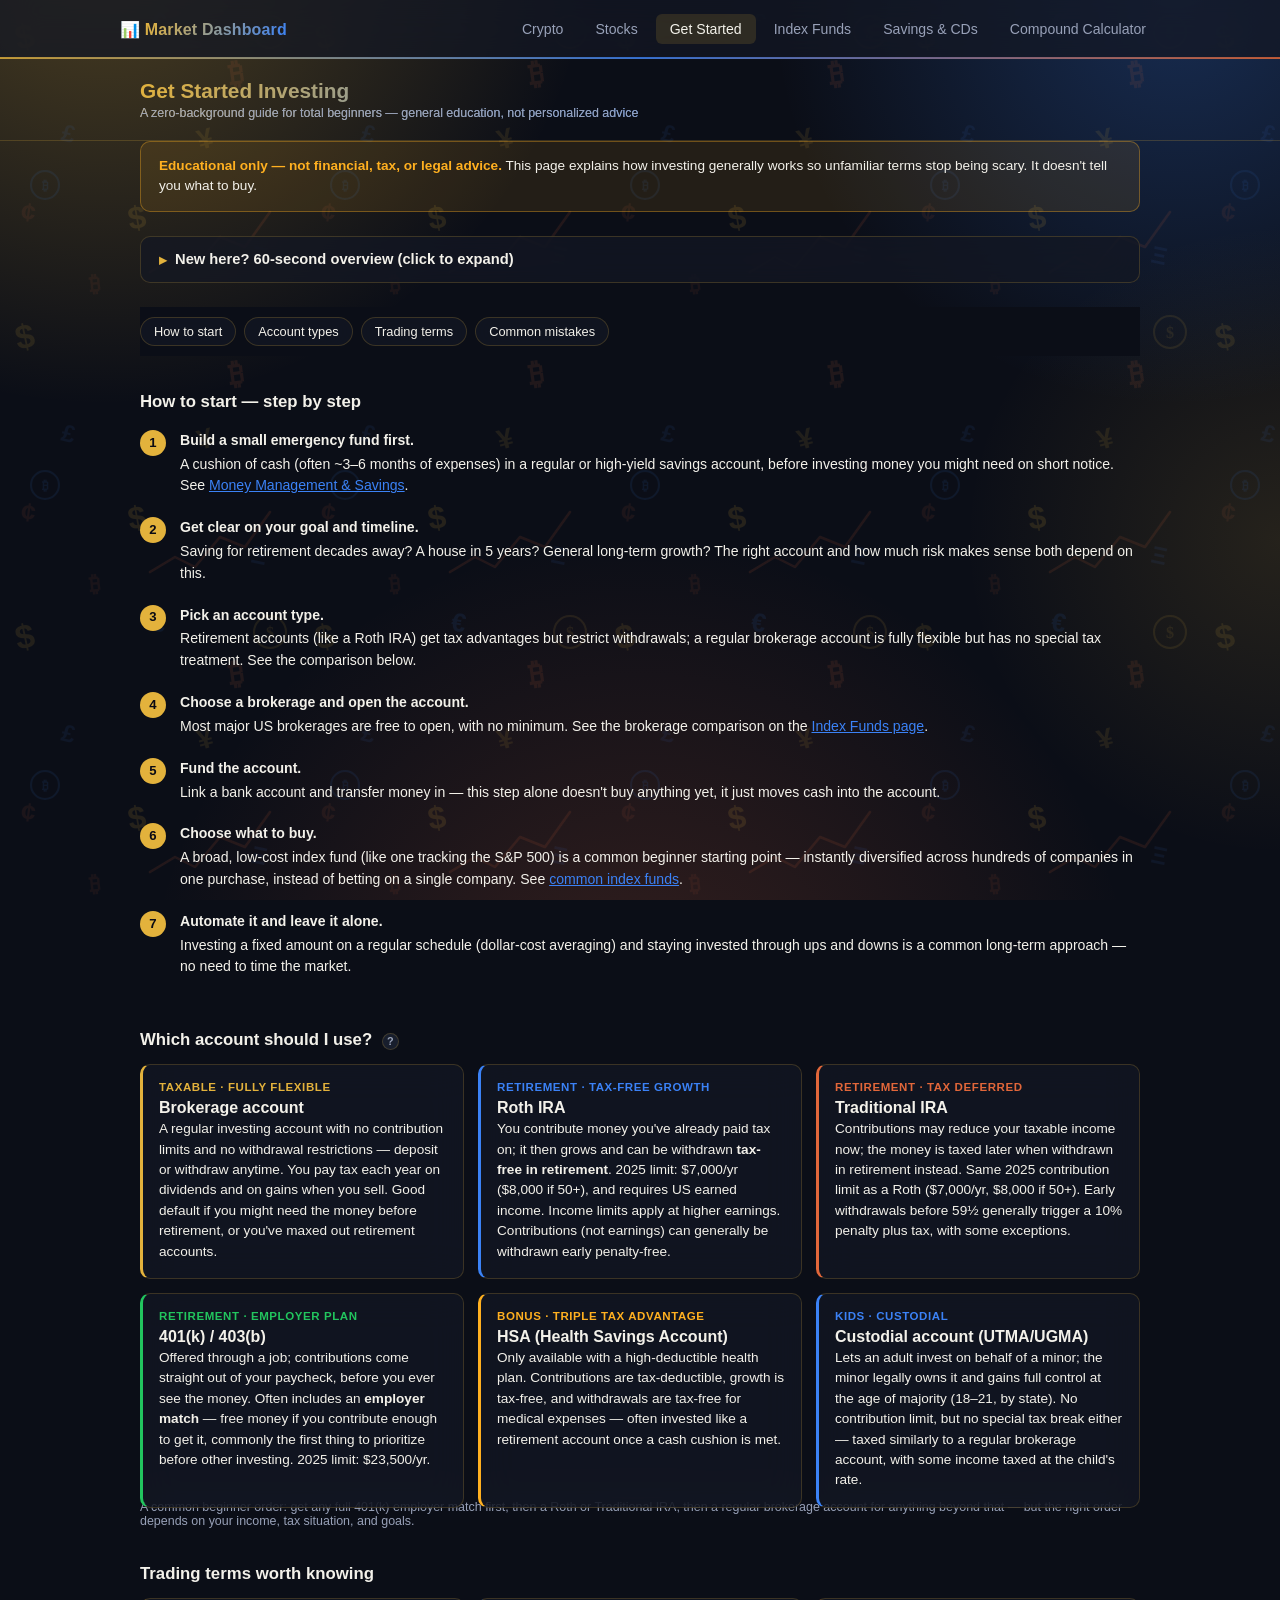
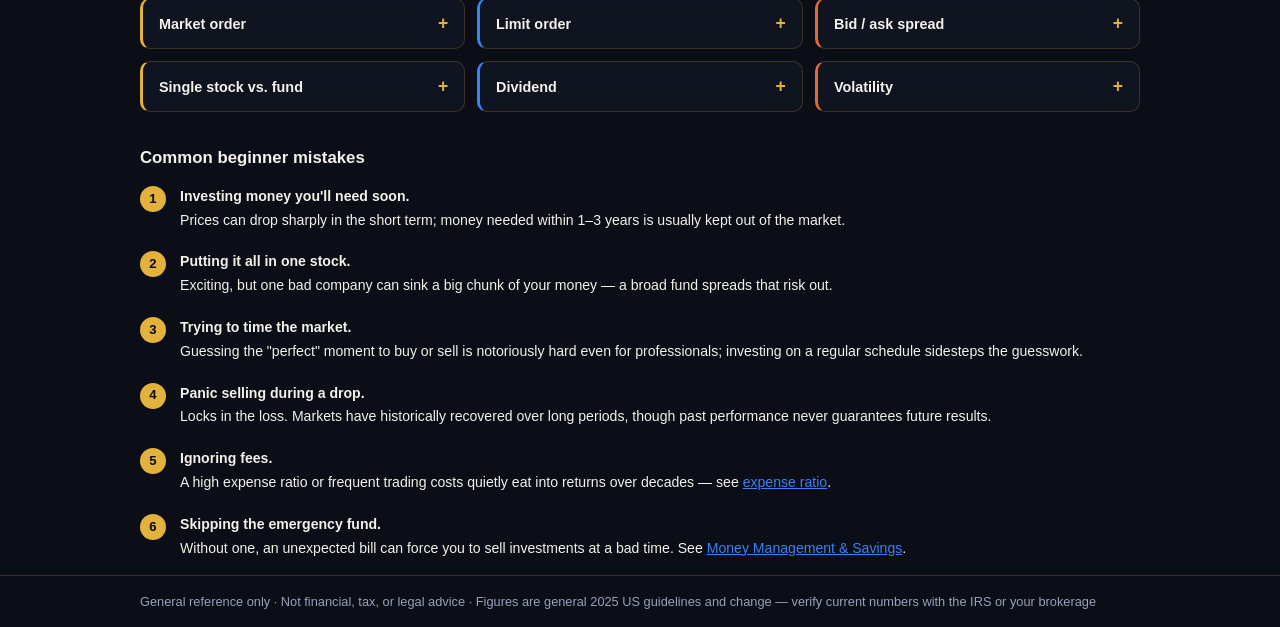
<file: learn.html>
<!DOCTYPE html>
<html lang="en">
<head>
  <meta charset="UTF-8" />
  <meta name="viewport" content="width=device-width, initial-scale=1.0" />
  <title>Get Started Investing — Beginner Guide</title>
  <link rel="stylesheet" href="style.css" />
</head>
<body>
  <nav class="topnav">
    <div class="container topnav-row">
      <div class="brand">📊 <span class="brand-text">Market Dashboard</span></div>
      <div class="nav-links">
        <a href="index.html" class="nav-link">Crypto</a>
        <a href="stocks.html" class="nav-link">Stocks</a>
        <a href="learn.html" class="nav-link active">Get Started</a>
        <a href="funds.html" class="nav-link">Index Funds</a>
        <a href="savings.html" class="nav-link">Savings &amp; CDs</a>
        <a href="compound.html" class="nav-link">Compound Calculator</a>
      </div>
    </div>
  </nav>

  <header>
    <div class="container header-row">
      <h1>
        Get Started Investing
        <span class="subtitle">A zero-background guide for total beginners — general education, not personalized advice</span>
      </h1>
    </div>
  </header>

  <main class="container">
    <div class="banner">
      <strong>Educational only — not financial, tax, or legal advice.</strong> This page explains how investing
      generally works so unfamiliar terms stop being scary. It doesn't tell you what to buy.
    </div>

    <details class="beginner-box">
      <summary>New here? 60-second overview (click to expand)</summary>
      <div class="beginner-body">
        <p><strong>Investing</strong> means putting money into something (like a stock or fund) hoping it grows
        in value over years — different from a <strong>savings account</strong>, which is for money you might
        need soon (see <a href="savings.html">Money Management &amp; Savings</a>).</p>
        <p>You can't just "buy a stock" out of thin air — you first open an <strong>account</strong> at a
        <strong>brokerage</strong> (a company that connects you to the stock market), put money into it, then
        use that money to buy. This page walks through that process and the account types you'll run into.</p>
      </div>
    </details>

    <nav class="jump-nav">
      <a href="#steps">How to start</a>
      <a href="#accounts">Account types</a>
      <a href="#terms">Trading terms</a>
      <a href="#mistakes">Common mistakes</a>
    </nav>

    <h2 class="section-title" id="steps">How to start — step by step</h2>
    <ol class="steps-list">
      <li><strong>Build a small emergency fund first.</strong> A cushion of cash (often ~3–6 months of
      expenses) in a regular or high-yield savings account, before investing money you might need on short
      notice. See <a href="savings.html">Money Management &amp; Savings</a>.</li>
      <li><strong>Get clear on your goal and timeline.</strong> Saving for retirement decades away? A house in
      5 years? General long-term growth? The right account and how much risk makes sense both depend on this.</li>
      <li><strong>Pick an account type.</strong> Retirement accounts (like a Roth IRA) get tax advantages but
      restrict withdrawals; a regular brokerage account is fully flexible but has no special tax treatment.
      See the comparison below.</li>
      <li><strong>Choose a brokerage and open the account.</strong> Most major US brokerages are free to open,
      with no minimum. See the brokerage comparison on the <a href="funds.html#brokers">Index Funds page</a>.</li>
      <li><strong>Fund the account.</strong> Link a bank account and transfer money in — this step alone
      doesn't buy anything yet, it just moves cash into the account.</li>
      <li><strong>Choose what to buy.</strong> A broad, low-cost index fund (like one tracking the S&amp;P 500)
      is a common beginner starting point — instantly diversified across hundreds of companies in one purchase,
      instead of betting on a single company. See <a href="funds.html#funds">common index funds</a>.</li>
      <li><strong>Automate it and leave it alone.</strong> Investing a fixed amount on a regular schedule
      (dollar-cost averaging) and staying invested through ups and downs is a common long-term approach — no
      need to time the market.</li>
    </ol>

    <h2 class="section-title" id="accounts">
      Which account should I use?
      <span class="help-wrap">
        <button class="help-btn" type="button" aria-expanded="false" aria-controls="help-accounts" aria-label="Why does the account type matter?">?</button>
        <span class="help-popover" id="help-accounts" role="tooltip" hidden>
          The account is just the "container" your investments sit in — it determines the tax rules, not what
          you're allowed to buy. Figures below are general 2025 US guidelines; confirm current numbers with
          the IRS or your brokerage, and check eligibility for your situation (see the
          <a href="funds.html#visa">visa &amp; tax section</a> if you're on a visa).
        </span>
      </span>
    </h2>
    <div class="fund-grid">
      <div class="fund-card">
        <div class="fund-category">Taxable · Fully Flexible</div>
        <h3>Brokerage account</h3>
        <p>A regular investing account with no contribution limits and no withdrawal restrictions — deposit or
        withdraw anytime. You pay tax each year on dividends and on gains when you sell. Good default if you
        might need the money before retirement, or you've maxed out retirement accounts.</p>
      </div>

      <div class="fund-card">
        <div class="fund-category">Retirement · Tax-Free Growth</div>
        <h3>Roth IRA</h3>
        <p>You contribute money you've already paid tax on; it then grows and can be withdrawn <strong>tax-free
        in retirement</strong>. 2025 limit: $7,000/yr ($8,000 if 50+), and requires US earned income. Income
        limits apply at higher earnings. Contributions (not earnings) can generally be withdrawn early
        penalty-free.</p>
      </div>

      <div class="fund-card">
        <div class="fund-category">Retirement · Tax Deferred</div>
        <h3>Traditional IRA</h3>
        <p>Contributions may reduce your taxable income now; the money is taxed later when withdrawn in
        retirement instead. Same 2025 contribution limit as a Roth ($7,000/yr, $8,000 if 50+). Early
        withdrawals before 59½ generally trigger a 10% penalty plus tax, with some exceptions.</p>
      </div>

      <div class="fund-card">
        <div class="fund-category">Retirement · Employer Plan</div>
        <h3>401(k) / 403(b)</h3>
        <p>Offered through a job; contributions come straight out of your paycheck, before you ever see the
        money. Often includes an <strong>employer match</strong> — free money if you contribute enough to get
        it, commonly the first thing to prioritize before other investing. 2025 limit: $23,500/yr.</p>
      </div>

      <div class="fund-card">
        <div class="fund-category">Bonus · Triple Tax Advantage</div>
        <h3>HSA (Health Savings Account)</h3>
        <p>Only available with a high-deductible health plan. Contributions are tax-deductible, growth is
        tax-free, and withdrawals are tax-free for medical expenses — often invested like a retirement account
        once a cash cushion is met.</p>
      </div>

      <div class="fund-card">
        <div class="fund-category">Kids · Custodial</div>
        <h3>Custodial account (UTMA/UGMA)</h3>
        <p>Lets an adult invest on behalf of a minor; the minor legally owns it and gains full control at the
        age of majority (18–21, by state). No contribution limit, but no special tax break either — taxed
        similarly to a regular brokerage account, with some income taxed at the child's rate.</p>
      </div>
    </div>
    <p class="watchlist-hint">
      A common beginner order: get any full 401(k) employer match first, then a Roth or Traditional IRA, then a
      regular brokerage account for anything beyond that — but the right order depends on your income, tax
      situation, and goals.
    </p>

    <h2 class="section-title" id="terms">Trading terms worth knowing</h2>
    <div class="glossary-grid">
      <details class="glossary-card">
        <summary>Market order</summary>
        <div class="glossary-body">
          <p>"Buy/sell right now, at whatever the current price is." Fills almost instantly but you don't
          control the exact price you get.</p>
        </div>
      </details>

      <details class="glossary-card">
        <summary>Limit order</summary>
        <div class="glossary-body">
          <p>"Only buy/sell at this price or better." You control the price, but the order might not fill at
          all if the market never reaches it.</p>
        </div>
      </details>

      <details class="glossary-card">
        <summary>Bid / ask spread</summary>
        <div class="glossary-body">
          <p>The <strong>bid</strong> is the highest price a buyer will pay right now; the <strong>ask</strong>
          is the lowest price a seller will accept. The small gap between them is the spread.</p>
        </div>
      </details>

      <details class="glossary-card">
        <summary>Single stock vs. fund</summary>
        <div class="glossary-body">
          <p>A single stock (e.g. one company) can swing wildly and even go to zero. A mutual fund or ETF
          (e.g. <code>VOO</code>) holds many companies at once, spreading out that risk. See
          <a href="funds.html#funds">fund types</a>.</p>
        </div>
      </details>

      <details class="glossary-card">
        <summary>Dividend</summary>
        <div class="glossary-body">
          <p>A cash payment some companies/funds make to shareholders, usually quarterly, as a share of
          profits. Not guaranteed and can be reduced or stopped.</p>
        </div>
      </details>

      <details class="glossary-card">
        <summary>Volatility</summary>
        <div class="glossary-body">
          <p>How much a price swings up and down. Higher volatility means bigger, faster moves in both
          directions — more potential gain, more potential loss.</p>
        </div>
      </details>
    </div>

    <h2 class="section-title" id="mistakes">Common beginner mistakes</h2>
    <ol class="steps-list">
      <li><strong>Investing money you'll need soon.</strong> Prices can drop sharply in the short term; money
      needed within 1–3 years is usually kept out of the market.</li>
      <li><strong>Putting it all in one stock.</strong> Exciting, but one bad company can sink a big chunk of
      your money — a broad fund spreads that risk out.</li>
      <li><strong>Trying to time the market.</strong> Guessing the "perfect" moment to buy or sell is
      notoriously hard even for professionals; investing on a regular schedule sidesteps the guesswork.</li>
      <li><strong>Panic selling during a drop.</strong> Locks in the loss. Markets have historically recovered
      over long periods, though past performance never guarantees future results.</li>
      <li><strong>Ignoring fees.</strong> A high expense ratio or frequent trading costs quietly eat into
      returns over decades — see <a href="funds.html#glossary">expense ratio</a>.</li>
      <li><strong>Skipping the emergency fund.</strong> Without one, an unexpected bill can force you to sell
      investments at a bad time. See <a href="savings.html">Money Management &amp; Savings</a>.</li>
    </ol>
  </main>

  <footer>
    <div class="container">General reference only · Not financial, tax, or legal advice · Figures are general 2025 US guidelines and change — verify current numbers with the IRS or your brokerage</div>
  </footer>

  <script src="help.js"></script>
</body>
</html>
</file>
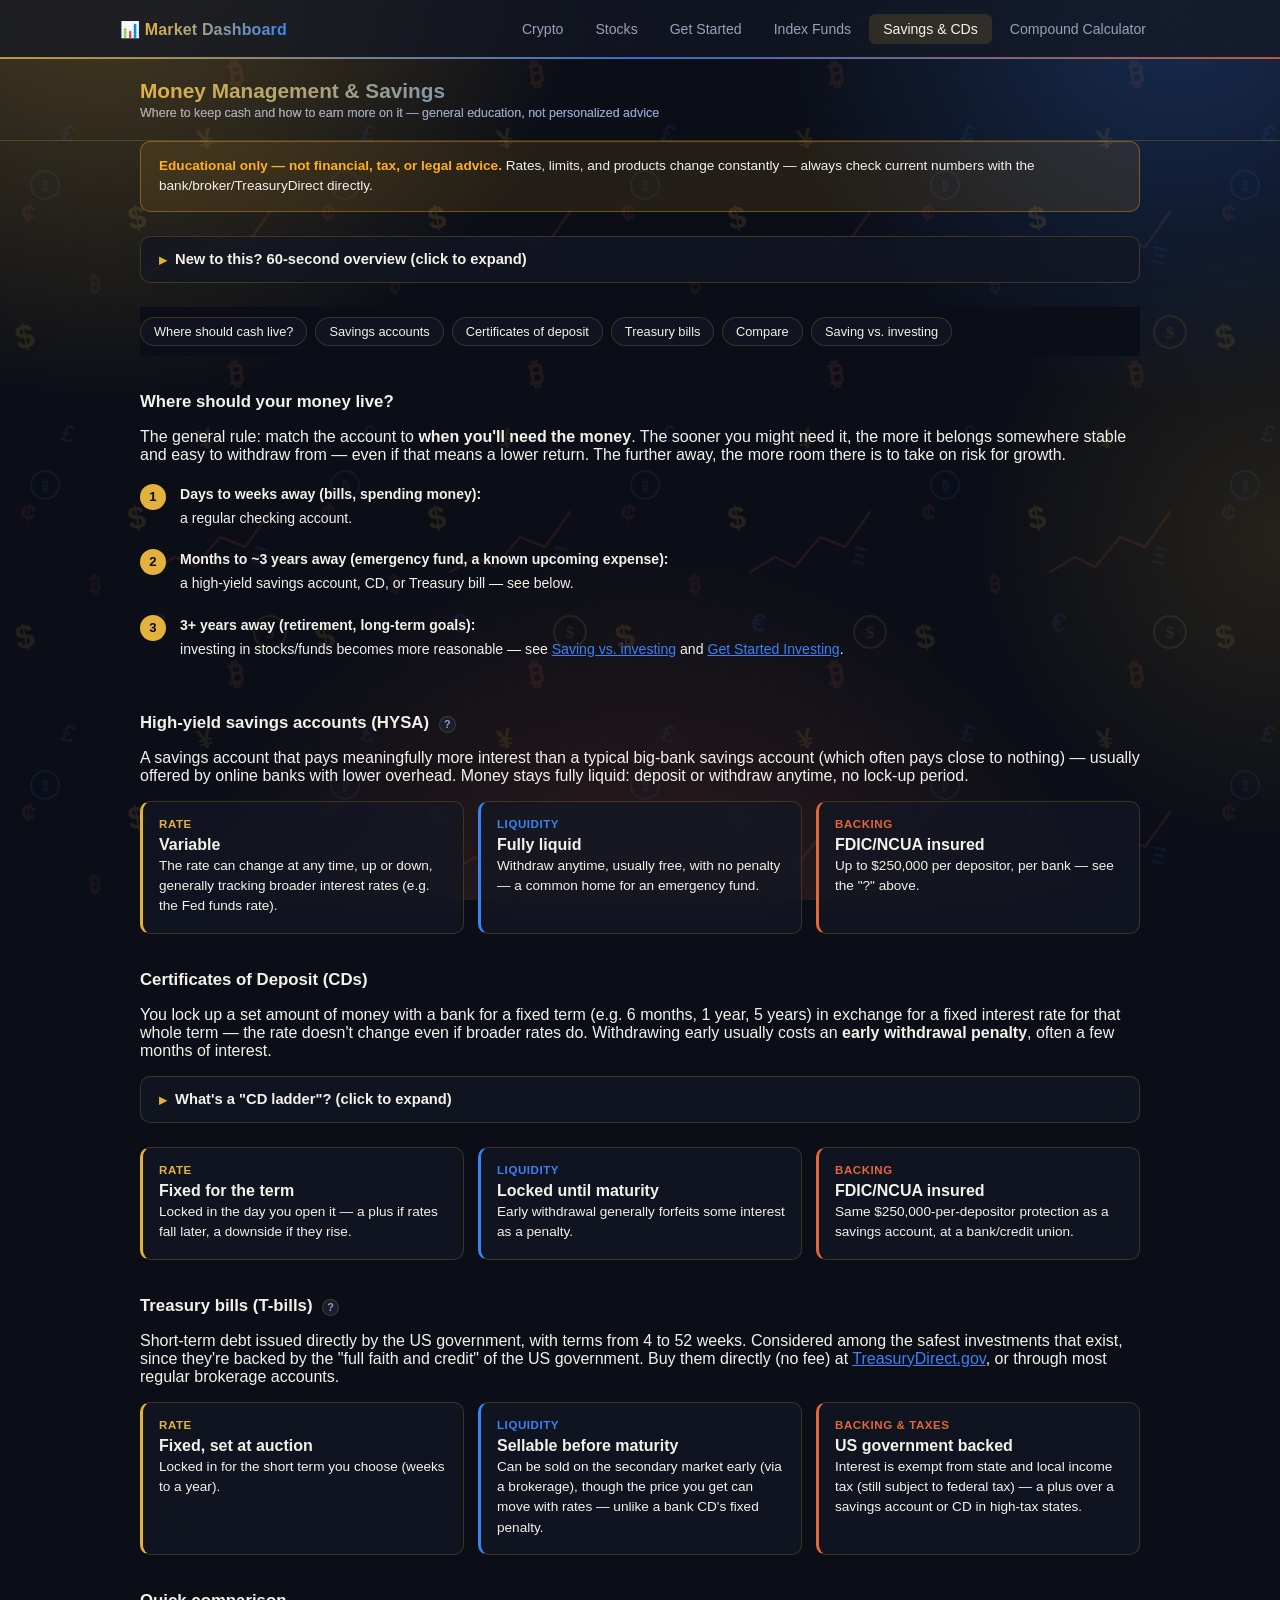
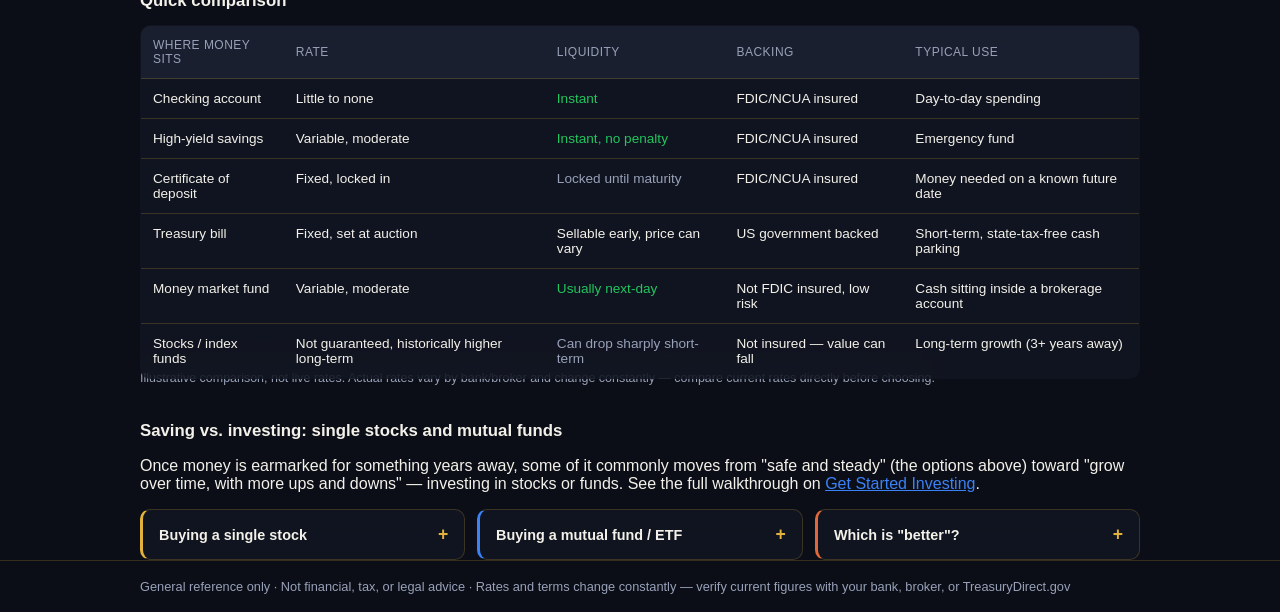
<file: savings.html>
<!DOCTYPE html>
<html lang="en">
<head>
  <meta charset="UTF-8" />
  <meta name="viewport" content="width=device-width, initial-scale=1.0" />
  <title>Money Management &amp; Savings Guide</title>
  <link rel="stylesheet" href="style.css" />
</head>
<body>
  <nav class="topnav">
    <div class="container topnav-row">
      <div class="brand">📊 <span class="brand-text">Market Dashboard</span></div>
      <div class="nav-links">
        <a href="index.html" class="nav-link">Crypto</a>
        <a href="stocks.html" class="nav-link">Stocks</a>
        <a href="learn.html" class="nav-link">Get Started</a>
        <a href="funds.html" class="nav-link">Index Funds</a>
        <a href="savings.html" class="nav-link active">Savings &amp; CDs</a>
        <a href="compound.html" class="nav-link">Compound Calculator</a>
      </div>
    </div>
  </nav>

  <header>
    <div class="container header-row">
      <h1>
        Money Management &amp; Savings
        <span class="subtitle">Where to keep cash and how to earn more on it — general education, not personalized advice</span>
      </h1>
    </div>
  </header>

  <main class="container">
    <div class="banner">
      <strong>Educational only — not financial, tax, or legal advice.</strong> Rates, limits, and products
      change constantly — always check current numbers with the bank/broker/TreasuryDirect directly.
    </div>

    <details class="beginner-box">
      <summary>New to this? 60-second overview (click to expand)</summary>
      <div class="beginner-body">
        <p>Not all your money belongs in the stock market. Money you might need <strong>soon</strong> (an
        emergency fund, a house down payment next year) is generally kept somewhere safe and easy to access.
        Money you won't touch for <strong>years</strong> can afford more risk for more growth — see
        <a href="learn.html">Get Started Investing</a>.</p>
        <p>This page covers the safer, cash-like options — savings accounts, CDs, and Treasury bills — and how
        they compare to investing in stocks or funds.</p>
      </div>
    </details>

    <nav class="jump-nav">
      <a href="#where">Where should cash live?</a>
      <a href="#savings">Savings accounts</a>
      <a href="#cds">Certificates of deposit</a>
      <a href="#tbills">Treasury bills</a>
      <a href="#compare">Compare</a>
      <a href="#investing">Saving vs. investing</a>
    </nav>

    <h2 class="section-title" id="where">Where should your money live?</h2>
    <p>The general rule: match the account to <strong>when you'll need the money</strong>. The sooner you might
    need it, the more it belongs somewhere stable and easy to withdraw from — even if that means a lower
    return. The further away, the more room there is to take on risk for growth.</p>
    <ol class="steps-list">
      <li><strong>Days to weeks away (bills, spending money):</strong> a regular checking account.</li>
      <li><strong>Months to ~3 years away (emergency fund, a known upcoming expense):</strong> a high-yield
      savings account, CD, or Treasury bill — see below.</li>
      <li><strong>3+ years away (retirement, long-term goals):</strong> investing in stocks/funds becomes more
      reasonable — see <a href="#investing">Saving vs. investing</a> and <a href="learn.html">Get Started
      Investing</a>.</li>
    </ol>

    <h2 class="section-title" id="savings">
      High-yield savings accounts (HYSA)
      <span class="help-wrap">
        <button class="help-btn" type="button" aria-expanded="false" aria-controls="help-hysa" aria-label="What is FDIC insurance?">?</button>
        <span class="help-popover" id="help-hysa" role="tooltip" hidden>
          <strong>FDIC insurance</strong> protects deposits at a US bank up to $250,000 per depositor, per
          bank, if the bank fails — your money is protected even in a worst case. Credit unions have an
          equivalent, NCUA insurance.
        </span>
      </span>
    </h2>
    <p>A savings account that pays meaningfully more interest than a typical big-bank savings account (which
    often pays close to nothing) — usually offered by online banks with lower overhead. Money stays fully
    liquid: deposit or withdraw anytime, no lock-up period.</p>
    <div class="fund-grid">
      <div class="fund-card">
        <div class="fund-category">Rate</div>
        <h3>Variable</h3>
        <p>The rate can change at any time, up or down, generally tracking broader interest rates (e.g. the
        Fed funds rate).</p>
      </div>
      <div class="fund-card">
        <div class="fund-category">Liquidity</div>
        <h3>Fully liquid</h3>
        <p>Withdraw anytime, usually free, with no penalty — a common home for an emergency fund.</p>
      </div>
      <div class="fund-card">
        <div class="fund-category">Backing</div>
        <h3>FDIC/NCUA insured</h3>
        <p>Up to $250,000 per depositor, per bank — see the "?" above.</p>
      </div>
    </div>

    <h2 class="section-title" id="cds">Certificates of Deposit (CDs)</h2>
    <p>You lock up a set amount of money with a bank for a fixed term (e.g. 6 months, 1 year, 5 years) in
    exchange for a fixed interest rate for that whole term — the rate doesn't change even if broader rates do.
    Withdrawing early usually costs an <strong>early withdrawal penalty</strong>, often a few months of
    interest.</p>
    <details class="beginner-box">
      <summary>What's a "CD ladder"? (click to expand)</summary>
      <div class="beginner-body">
        <p>Instead of putting all your money into one CD term, you split it across several CDs with staggered
        end dates (e.g. 3, 6, 9, and 12 months). As each one matures you get access to part of your money
        regularly, and can reinvest it at whatever the current rate is — a common way to balance the better
        rate of a CD against the flexibility of not locking everything up at once.</p>
      </div>
    </details>
    <div class="fund-grid">
      <div class="fund-card">
        <div class="fund-category">Rate</div>
        <h3>Fixed for the term</h3>
        <p>Locked in the day you open it — a plus if rates fall later, a downside if they rise.</p>
      </div>
      <div class="fund-card">
        <div class="fund-category">Liquidity</div>
        <h3>Locked until maturity</h3>
        <p>Early withdrawal generally forfeits some interest as a penalty.</p>
      </div>
      <div class="fund-card">
        <div class="fund-category">Backing</div>
        <h3>FDIC/NCUA insured</h3>
        <p>Same $250,000-per-depositor protection as a savings account, at a bank/credit union.</p>
      </div>
    </div>

    <h2 class="section-title" id="tbills">
      Treasury bills (T-bills)
      <span class="help-wrap">
        <button class="help-btn" type="button" aria-expanded="false" aria-controls="help-tbill" aria-label="How does T-bill pricing work?">?</button>
        <span class="help-popover" id="help-tbill" role="tooltip" hidden>
          T-bills are sold at a <strong>discount</strong> to their face value and pay the full face value at
          maturity — the difference is your interest. Example (illustrative, not a live rate): buy a
          $1,000 face-value bill for $980; get $1,000 back at maturity, a $20 return.
        </span>
      </span>
    </h2>
    <p>Short-term debt issued directly by the US government, with terms from 4 to 52 weeks. Considered among
    the safest investments that exist, since they're backed by the "full faith and credit" of the US
    government. Buy them directly (no fee) at <a href="https://www.treasurydirect.gov" target="_blank" rel="noopener">TreasuryDirect.gov</a>,
    or through most regular brokerage accounts.</p>
    <div class="fund-grid">
      <div class="fund-card">
        <div class="fund-category">Rate</div>
        <h3>Fixed, set at auction</h3>
        <p>Locked in for the short term you choose (weeks to a year).</p>
      </div>
      <div class="fund-card">
        <div class="fund-category">Liquidity</div>
        <h3>Sellable before maturity</h3>
        <p>Can be sold on the secondary market early (via a brokerage), though the price you get can move with
        rates — unlike a bank CD's fixed penalty.</p>
      </div>
      <div class="fund-card">
        <div class="fund-category">Backing &amp; Taxes</div>
        <h3>US government backed</h3>
        <p>Interest is exempt from state and local income tax (still subject to federal tax) — a plus over a
        savings account or CD in high-tax states.</p>
      </div>
    </div>

    <h2 class="section-title" id="compare">Quick comparison</h2>
    <div style="overflow-x: auto">
      <table class="broker-table">
        <thead>
          <tr>
            <th>Where money sits</th>
            <th>Rate</th>
            <th>Liquidity</th>
            <th>Backing</th>
            <th>Typical use</th>
          </tr>
        </thead>
        <tbody>
          <tr>
            <td>Checking account</td>
            <td>Little to none</td>
            <td class="check">Instant</td>
            <td>FDIC/NCUA insured</td>
            <td>Day-to-day spending</td>
          </tr>
          <tr>
            <td>High-yield savings</td>
            <td>Variable, moderate</td>
            <td class="check">Instant, no penalty</td>
            <td>FDIC/NCUA insured</td>
            <td>Emergency fund</td>
          </tr>
          <tr>
            <td>Certificate of deposit</td>
            <td>Fixed, locked in</td>
            <td class="dash">Locked until maturity</td>
            <td>FDIC/NCUA insured</td>
            <td>Money needed on a known future date</td>
          </tr>
          <tr>
            <td>Treasury bill</td>
            <td>Fixed, set at auction</td>
            <td>Sellable early, price can vary</td>
            <td>US government backed</td>
            <td>Short-term, state-tax-free cash parking</td>
          </tr>
          <tr>
            <td>Money market fund</td>
            <td>Variable, moderate</td>
            <td class="check">Usually next-day</td>
            <td>Not FDIC insured, low risk</td>
            <td>Cash sitting inside a brokerage account</td>
          </tr>
          <tr>
            <td>Stocks / index funds</td>
            <td>Not guaranteed, historically higher long-term</td>
            <td class="dash">Can drop sharply short-term</td>
            <td>Not insured — value can fall</td>
            <td>Long-term growth (3+ years away)</td>
          </tr>
        </tbody>
      </table>
    </div>
    <p class="watchlist-hint">
      Illustrative comparison, not live rates. Actual rates vary by bank/broker and change constantly — compare
      current rates directly before choosing.
    </p>

    <h2 class="section-title" id="investing">Saving vs. investing: single stocks and mutual funds</h2>
    <p>Once money is earmarked for something years away, some of it commonly moves from "safe and steady" (the
    options above) toward "grow over time, with more ups and downs" — investing in stocks or funds. See the
    full walkthrough on <a href="learn.html">Get Started Investing</a>.</p>
    <div class="glossary-grid">
      <details class="glossary-card">
        <summary>Buying a single stock</summary>
        <div class="glossary-body">
          <p>You own a piece of one company. Can rise faster than the broader market — or fall much further,
          even to zero. Higher potential reward, higher concentration risk.</p>
        </div>
      </details>
      <details class="glossary-card">
        <summary>Buying a mutual fund / ETF</summary>
        <div class="glossary-body">
          <p>One purchase buys a slice of many companies at once. A fund like <code>VOO</code> holds roughly
          500 large US companies, so one company's bad quarter barely moves it. See
          <a href="funds.html#funds">common index funds</a> for more examples.</p>
        </div>
      </details>
      <details class="glossary-card">
        <summary>Which is "better"?</summary>
        <div class="glossary-body">
          <p>Neither, universally — funds are the more common beginner starting point for built-in
          diversification; single stocks let you concentrate on companies you've researched, with
          concentrated risk to match. Many people do both, with funds as the larger share.</p>
        </div>
      </details>
    </div>
  </main>

  <footer>
    <div class="container">General reference only · Not financial, tax, or legal advice · Rates and terms change constantly — verify current figures with your bank, broker, or TreasuryDirect.gov</div>
  </footer>

  <script src="help.js"></script>
</body>
</html>
</file>
<file: style.css>
:root {
  --bg: #0b0e17;
  --surface: rgba(19, 24, 36, 0.74);
  --surface-2: rgba(27, 33, 49, 0.88);
  --border: rgba(227, 178, 60, 0.2);
  --text: #f3f1ea;
  --muted: #98a1b8;
  --green: #22c55e;
  --red: #ef4444;
  --accent: #e3b23c;
  --accent-2: #3b82f6;
  --accent-3: #e2673a;
  --amber: #ffb020;
  --gradient-brand: linear-gradient(120deg, var(--accent), var(--accent-2));
  --gradient-warm: linear-gradient(120deg, var(--accent-3), var(--amber));
}

* {
  box-sizing: border-box;
}

body {
  margin: 0;
  min-height: 100vh;
  font-family: -apple-system, BlinkMacSystemFont, "Segoe UI", Roboto, sans-serif;
  color: var(--text);
  background-color: var(--bg);
  /* Layer 1: tiled currency/coin/stock-trend glyphs (subtle watermark texture).
     Layers 2-5: soft gold/blue/copper glow blobs, replacing the old purple/cyan/pink/green wash. */
  background-image:
    url("[data-uri]"),
    radial-gradient(1100px circle at 8% -10%, rgba(227, 178, 60, 0.32), transparent 45%),
    radial-gradient(900px circle at 92% 0%, rgba(59, 130, 246, 0.26), transparent 45%),
    radial-gradient(1000px circle at 50% 115%, rgba(226, 103, 58, 0.2), transparent 50%),
    radial-gradient(700px circle at 100% 60%, rgba(227, 178, 60, 0.12), transparent 45%);
  background-repeat: repeat, no-repeat, no-repeat, no-repeat, no-repeat;
  background-size: 300px 300px, auto, auto, auto, auto;
  background-attachment: fixed, fixed, fixed, fixed, fixed;
}

a {
  color: var(--accent-2);
}

::selection {
  background: var(--accent);
  color: #0a0a14;
}

code {
  background: var(--surface-2);
  color: var(--text);
  padding: 1px 6px;
  border-radius: 4px;
  font-size: 0.85em;
}

.container {
  max-width: 1040px;
  margin: 0 auto;
  padding: 0 20px;
}

/* ---------- Top navigation (shared across all pages) ---------- */

.topnav {
  position: relative;
  border-bottom: 1px solid var(--border);
  background: var(--surface);
  backdrop-filter: blur(18px);
  -webkit-backdrop-filter: blur(18px);
}

.topnav::after {
  content: "";
  position: absolute;
  left: 0;
  right: 0;
  bottom: -1px;
  height: 2px;
  background: linear-gradient(90deg, var(--accent), var(--accent-2), var(--accent-3));
  opacity: 0.8;
}

.topnav-row {
  display: flex;
  align-items: center;
  justify-content: space-between;
  gap: 16px;
  padding: 14px 0;
  flex-wrap: wrap;
}

.brand {
  font-weight: 700;
  font-size: 1rem;
  letter-spacing: 0.01em;
}

.brand-text {
  background: var(--gradient-brand);
  -webkit-background-clip: text;
  background-clip: text;
  color: transparent;
}

.nav-links {
  display: flex;
  gap: 4px;
}

.nav-link {
  color: var(--muted);
  text-decoration: none;
  font-size: 0.88rem;
  font-weight: 500;
  padding: 7px 14px;
  border-radius: 6px;
  transition: background 0.15s, color 0.15s;
}

.nav-link:hover {
  color: var(--text);
  background: rgba(227, 178, 60, 0.08);
}

.nav-link.active {
  color: var(--text);
  background: rgba(227, 178, 60, 0.14);
}

/* ---------- Page header ---------- */

header {
  border-bottom: 1px solid var(--border);
  padding: 20px 0;
}

.header-row {
  display: flex;
  align-items: center;
  justify-content: space-between;
  gap: 16px;
  flex-wrap: wrap;
}

h1 {
  font-size: 1.3rem;
  margin: 0;
  background: var(--gradient-brand);
  -webkit-background-clip: text;
  background-clip: text;
  color: transparent;
  width: fit-content;
}

h1 .subtitle {
  display: block;
  color: var(--muted);
  font-size: 0.78rem;
  font-weight: 400;
  margin-top: 3px;
}

.header-controls {
  display: flex;
  align-items: center;
  gap: 10px;
  flex-wrap: wrap;
}

#searchInput,
#stockSearchInput {
  background: var(--surface);
  backdrop-filter: blur(18px);
  -webkit-backdrop-filter: blur(18px);
  border: 1px solid var(--border);
  color: var(--text);
  padding: 9px 14px;
  border-radius: 6px;
  font-size: 0.88rem;
  min-width: 220px;
}

.last-updated {
  color: var(--muted);
  font-size: 0.78rem;
  white-space: nowrap;
}

.btn {
  background: var(--surface-2);
  border: 1px solid var(--border);
  color: var(--text);
  padding: 9px 14px;
  border-radius: 6px;
  font-size: 0.85rem;
  cursor: pointer;
  white-space: nowrap;
}

.btn:hover {
  border-color: var(--accent);
}

.btn-primary {
  background: var(--gradient-brand);
  border-color: transparent;
  color: #0a0a14;
  font-weight: 700;
  box-shadow: 0 4px 18px rgba(227, 178, 60, 0.35);
}

.btn-primary:hover {
  box-shadow: 0 6px 22px rgba(227, 178, 60, 0.5);
  filter: brightness(1.05);
}

.btn-small {
  padding: 5px 10px;
  font-size: 0.78rem;
}

.btn-danger:hover {
  border-color: var(--red);
  color: var(--red);
}

main {
  padding: 28px 0 60px;
}

/* ---------- Jump nav (quick links to page sections) ---------- */

.jump-nav {
  display: flex;
  flex-wrap: wrap;
  gap: 8px;
  margin-bottom: 28px;
  position: sticky;
  top: 0;
  z-index: 10;
  background: var(--bg);
  padding: 10px 0;
}

.jump-nav a {
  color: var(--text);
  text-decoration: none;
  background: var(--surface);
  backdrop-filter: blur(18px);
  -webkit-backdrop-filter: blur(18px);
  border: 1px solid var(--border);
  padding: 6px 13px;
  border-radius: 20px;
  font-size: 0.8rem;
  font-weight: 500;
}

.jump-nav a:hover {
  border-color: var(--accent);
  color: var(--accent);
}

/* ---------- Disclaimer / info banners ---------- */

.banner {
  background: rgba(255, 176, 32, 0.1);
  border: 1px solid rgba(255, 176, 32, 0.35);
  color: var(--text);
  border-radius: 10px;
  padding: 14px 18px;
  font-size: 0.85rem;
  line-height: 1.5;
  margin-bottom: 24px;
}

.banner strong {
  color: var(--amber);
}

.banner.info {
  background: rgba(227, 178, 60, 0.08);
  border-color: rgba(227, 178, 60, 0.3);
}

.banner.info strong {
  color: var(--accent);
}

/* ---------- Chart panel (shared: crypto + stocks) ---------- */

.chart-panel {
  position: relative;
  background: var(--surface);
  backdrop-filter: blur(18px);
  -webkit-backdrop-filter: blur(18px);
  border: 1px solid var(--border);
  border-radius: 10px;
  padding: 20px;
  margin-bottom: 28px;
  overflow: hidden;
}

.chart-panel::before {
  content: "";
  position: absolute;
  top: 0;
  left: 0;
  right: 0;
  height: 3px;
  background: var(--gradient-brand);
}

.chart-header {
  display: flex;
  justify-content: space-between;
  align-items: baseline;
  margin-bottom: 14px;
  flex-wrap: wrap;
  gap: 8px;
}

.chart-header h2 {
  font-size: 1rem;
  margin: 0;
  font-weight: 600;
}

#chartMeta,
#stockChartMeta {
  color: var(--muted);
  font-size: 0.85rem;
}

.chart-range {
  display: flex;
  gap: 6px;
}

.chart-range button {
  background: transparent;
  border: 1px solid var(--border);
  color: var(--muted);
  padding: 4px 10px;
  border-radius: 5px;
  font-size: 0.76rem;
  cursor: pointer;
}

.chart-range button.active {
  color: var(--text);
  border-color: var(--accent);
  background: rgba(227, 178, 60, 0.1);
}

.status {
  color: var(--muted);
  padding: 20px 0;
  font-size: 0.9rem;
}

/* ---------- Data table (shared: crypto + stocks) ---------- */

.data-table {
  width: 100%;
  border-collapse: collapse;
  font-size: 0.9rem;
}

.data-table th {
  text-align: left;
  color: var(--muted);
  font-weight: 500;
  font-size: 0.78rem;
  text-transform: uppercase;
  letter-spacing: 0.04em;
  padding: 10px 12px;
  border-bottom: 1px solid var(--border);
}

.data-table th.sortable {
  cursor: pointer;
  user-select: none;
}

.data-table th.sortable:hover {
  color: var(--text);
}

.data-table th.sort-asc::after {
  content: " \25B4";
}

.data-table th.sort-desc::after {
  content: " \25BE";
}

.data-table td {
  padding: 12px;
  border-bottom: 1px solid var(--border);
}

.data-table tbody tr {
  cursor: pointer;
  transition: background 0.15s;
}

.data-table tbody tr:hover {
  background: rgba(227, 178, 60, 0.06);
}

.asset-name {
  display: flex;
  align-items: center;
  gap: 10px;
}

.asset-name img {
  width: 22px;
  height: 22px;
  border-radius: 50%;
}

.asset-symbol {
  color: var(--muted);
  text-transform: uppercase;
  font-size: 0.78rem;
}

.change.positive {
  color: var(--green);
}

.change.negative {
  color: var(--red);
}

.remove-btn {
  background: none;
  border: none;
  color: var(--muted);
  cursor: pointer;
  font-size: 1rem;
  line-height: 1;
  padding: 4px 6px;
  border-radius: 4px;
}

.remove-btn:hover {
  color: var(--red);
  background: rgba(239, 83, 80, 0.1);
}

/* ---------- Watchlist add-symbol row (stocks page) ---------- */

.watchlist-add {
  display: flex;
  gap: 8px;
  margin-bottom: 16px;
}

.watchlist-add input {
  flex: 1;
  background: var(--surface);
  backdrop-filter: blur(18px);
  -webkit-backdrop-filter: blur(18px);
  border: 1px solid var(--border);
  color: var(--text);
  padding: 9px 14px;
  border-radius: 6px;
  font-size: 0.88rem;
  text-transform: uppercase;
}

.watchlist-hint {
  color: var(--muted);
  font-size: 0.78rem;
  margin: -8px 0 16px;
}

/* ---------- API key settings modal (stocks page) ---------- */

.modal-overlay {
  position: fixed;
  inset: 0;
  background: rgba(5, 6, 10, 0.6);
  display: flex;
  align-items: center;
  justify-content: center;
  z-index: 50;
  padding: 20px;
}

.modal-overlay[hidden] {
  display: none;
}

.modal {
  background: var(--surface);
  backdrop-filter: blur(18px);
  -webkit-backdrop-filter: blur(18px);
  border: 1px solid var(--border);
  border-radius: 12px;
  padding: 24px;
  max-width: 440px;
  width: 100%;
}

.modal h2 {
  margin: 0 0 8px;
  font-size: 1.1rem;
}

.modal p {
  color: var(--muted);
  font-size: 0.85rem;
  line-height: 1.5;
}

.modal input {
  width: 100%;
  background: var(--surface-2);
  border: 1px solid var(--border);
  color: var(--text);
  padding: 10px 14px;
  border-radius: 6px;
  font-size: 0.9rem;
  margin: 12px 0;
}

.modal-actions {
  display: flex;
  gap: 8px;
  justify-content: flex-end;
  margin-top: 8px;
}

/* ---------- Index Funds & Brokerages reference page ---------- */

.section-title {
  font-size: 1.05rem;
  margin: 36px 0 14px;
}

.section-title:first-child {
  margin-top: 0;
}

.fund-grid {
  display: grid;
  grid-template-columns: repeat(auto-fill, minmax(240px, 1fr));
  gap: 14px;
}

.fund-card {
  background: var(--surface);
  backdrop-filter: blur(18px);
  -webkit-backdrop-filter: blur(18px);
  border: 1px solid var(--border);
  border-left: 3px solid var(--accent);
  border-radius: 10px;
  padding: 16px;
  transition: transform 0.15s, box-shadow 0.15s;
}

.fund-card:hover {
  transform: translateY(-2px);
  box-shadow: 0 8px 24px rgba(227, 178, 60, 0.18);
}

.fund-grid .fund-card:nth-of-type(8n + 2) { border-left-color: var(--accent-2); }
.fund-grid .fund-card:nth-of-type(8n + 3) { border-left-color: var(--accent-3); }
.fund-grid .fund-card:nth-of-type(8n + 4) { border-left-color: var(--green); }
.fund-grid .fund-card:nth-of-type(8n + 5) { border-left-color: var(--amber); }
.fund-grid .fund-card:nth-of-type(8n + 6) { border-left-color: var(--accent-2); }
.fund-grid .fund-card:nth-of-type(8n + 7) { border-left-color: var(--accent-3); }
.fund-grid .fund-card:nth-of-type(8n + 8) { border-left-color: var(--amber); }

.fund-grid .fund-card:nth-of-type(8n + 2) .fund-category { color: var(--accent-2); }
.fund-grid .fund-card:nth-of-type(8n + 3) .fund-category { color: var(--accent-3); }
.fund-grid .fund-card:nth-of-type(8n + 4) .fund-category { color: var(--green); }
.fund-grid .fund-card:nth-of-type(8n + 5) .fund-category { color: var(--amber); }
.fund-grid .fund-card:nth-of-type(8n + 6) .fund-category { color: var(--accent-2); }
.fund-grid .fund-card:nth-of-type(8n + 7) .fund-category { color: var(--accent-3); }
.fund-grid .fund-card:nth-of-type(8n + 8) .fund-category { color: var(--amber); }

.fund-card .fund-category {
  color: var(--accent);
  font-size: 0.72rem;
  text-transform: uppercase;
  letter-spacing: 0.05em;
  font-weight: 600;
}

.fund-card h3 {
  margin: 6px 0 2px;
  font-size: 1rem;
}

.fund-card .fund-tickers {
  color: var(--muted);
  font-size: 0.8rem;
  margin-bottom: 8px;
}

.fund-card .fund-tickers code {
  background: var(--surface-2);
  color: var(--text);
  padding: 1px 6px;
  border-radius: 4px;
  font-size: 0.78rem;
}

.fund-card p {
  font-size: 0.85rem;
  color: var(--text);
  line-height: 1.5;
  margin: 0;
}

.broker-table {
  width: 100%;
  border-collapse: collapse;
  font-size: 0.85rem;
  background: var(--surface);
  backdrop-filter: blur(18px);
  -webkit-backdrop-filter: blur(18px);
  border: 1px solid var(--border);
  border-radius: 10px;
  overflow: hidden;
}

.broker-table th {
  text-align: left;
  color: var(--muted);
  font-weight: 500;
  font-size: 0.75rem;
  text-transform: uppercase;
  letter-spacing: 0.04em;
  padding: 12px;
  border-bottom: 1px solid var(--border);
  background: var(--surface-2);
}

.broker-table td {
  padding: 12px;
  border-bottom: 1px solid var(--border);
  vertical-align: top;
}

.broker-table tr:last-child td {
  border-bottom: none;
}

.check {
  color: var(--green);
}

.dash {
  color: var(--muted);
}

footer {
  border-top: 1px solid var(--border);
  color: var(--muted);
  font-size: 0.8rem;
  padding: 18px 0;
}

/* ---------- Help buttons + popovers (plain-English explanations) ---------- */

.help-btn {
  display: inline-flex;
  align-items: center;
  justify-content: center;
  width: 17px;
  height: 17px;
  border-radius: 50%;
  background: var(--surface-2);
  border: 1px solid var(--border);
  color: var(--muted);
  font-size: 0.68rem;
  font-weight: 700;
  line-height: 1;
  cursor: pointer;
  margin-left: 5px;
  padding: 0;
  vertical-align: middle;
  flex-shrink: 0;
}

.help-btn:hover,
.help-btn[aria-expanded="true"] {
  color: #0a0a14;
  background: var(--accent);
  border-color: var(--accent);
}

.help-wrap {
  position: relative;
  display: inline-flex;
  align-items: center;
}

.help-popover {
  position: absolute;
  z-index: 30;
  top: calc(100% + 8px);
  left: 0;
  width: 260px;
  background: var(--surface-2);
  border: 1px solid var(--accent);
  border-radius: 8px;
  padding: 12px 14px;
  font-size: 0.8rem;
  line-height: 1.5;
  color: var(--text);
  font-weight: 400;
  text-transform: none;
  letter-spacing: normal;
  box-shadow: 0 8px 24px rgba(0, 0, 0, 0.4);
}

.help-popover[hidden] {
  display: none;
}

.help-popover strong {
  color: var(--accent);
}

/* th elements need to be the positioning context for their popover, since
   they have their own padding/border that .help-wrap shouldn't inherit */
.data-table th {
  position: relative;
}

.data-table th .help-wrap {
  position: static;
}

.data-table th .help-popover {
  top: 100%;
  left: 12px;
  text-transform: none;
  letter-spacing: normal;
  font-weight: 400;
}

/* ---------- Beginner intro / collapsible explainer box ---------- */

.beginner-box {
  background: var(--surface);
  backdrop-filter: blur(18px);
  -webkit-backdrop-filter: blur(18px);
  border: 1px solid var(--border);
  border-radius: 10px;
  margin-bottom: 24px;
  overflow: hidden;
}

.beginner-box summary {
  cursor: pointer;
  padding: 14px 18px;
  font-weight: 600;
  font-size: 0.92rem;
  list-style: none;
  display: flex;
  align-items: center;
  gap: 8px;
}

.beginner-box summary::-webkit-details-marker {
  display: none;
}

.beginner-box summary::before {
  content: "▸";
  color: var(--accent);
  transition: transform 0.15s;
}

.beginner-box[open] summary::before {
  transform: rotate(90deg);
}

.beginner-box summary:hover {
  background: rgba(227, 178, 60, 0.06);
}

.beginner-body {
  padding: 0 18px 18px;
  font-size: 0.87rem;
  line-height: 1.6;
  color: var(--text);
}

.beginner-body p {
  margin: 0 0 12px;
}

.beginner-body p:last-child {
  margin-bottom: 0;
}

.beginner-body ul {
  margin: 0 0 12px;
  padding-left: 20px;
}

.beginner-body li {
  margin-bottom: 6px;
}

/* ---------- Glossary cards ---------- */

.glossary-grid {
  display: grid;
  grid-template-columns: repeat(auto-fill, minmax(260px, 1fr));
  gap: 12px;
}

.glossary-card {
  background: var(--surface);
  backdrop-filter: blur(18px);
  -webkit-backdrop-filter: blur(18px);
  border: 1px solid var(--border);
  border-left: 3px solid var(--accent);
  border-radius: 10px;
  overflow: hidden;
  transition: transform 0.15s, box-shadow 0.15s;
}

.glossary-card:hover {
  transform: translateY(-2px);
  box-shadow: 0 8px 24px rgba(227, 178, 60, 0.16);
}

.glossary-grid .glossary-card:nth-of-type(3n + 2) { border-left-color: var(--accent-2); }
.glossary-grid .glossary-card:nth-of-type(3n + 3) { border-left-color: var(--accent-3); }

.glossary-card summary {
  cursor: pointer;
  padding: 14px 16px;
  font-weight: 600;
  font-size: 0.9rem;
  list-style: none;
  display: flex;
  align-items: center;
  justify-content: space-between;
  gap: 8px;
}

.glossary-card summary::-webkit-details-marker {
  display: none;
}

.glossary-card summary::after {
  content: "+";
  color: var(--accent);
  font-size: 1.1rem;
  flex-shrink: 0;
}

.glossary-card[open] summary::after {
  content: "−";
}

.glossary-card summary:hover {
  background: rgba(227, 178, 60, 0.06);
}

.glossary-card .glossary-body {
  padding: 0 16px 16px;
  font-size: 0.85rem;
  line-height: 1.55;
  color: var(--text);
}

.glossary-card .glossary-body p {
  margin: 0 0 10px;
}

.glossary-card .glossary-body p:last-child {
  margin-bottom: 0;
}

/* ---------- Step list (how to get started) ---------- */

.steps-list {
  counter-reset: step;
  list-style: none;
  margin: 0;
  padding: 0;
}

.steps-list li {
  counter-increment: step;
  position: relative;
  padding: 4px 0 16px 40px;
  font-size: 0.88rem;
  line-height: 1.55;
}

.steps-list li::before {
  content: counter(step);
  position: absolute;
  left: 0;
  top: 4px;
  width: 26px;
  height: 26px;
  border-radius: 50%;
  background: var(--accent);
  color: #0a0a14;
  font-weight: 700;
  font-size: 0.82rem;
  display: flex;
  align-items: center;
  justify-content: center;
}

.steps-list strong {
  display: block;
  margin-bottom: 2px;
}

/* ---------- Visa / international student cards ---------- */

.visa-grid {
  display: grid;
  grid-template-columns: repeat(auto-fill, minmax(280px, 1fr));
  gap: 14px;
  margin-bottom: 14px;
}

.visa-card {
  background: var(--surface);
  backdrop-filter: blur(18px);
  -webkit-backdrop-filter: blur(18px);
  border: 1px solid var(--border);
  border-left: 3px solid var(--accent-2);
  border-radius: 10px;
  padding: 16px;
  transition: transform 0.15s, box-shadow 0.15s;
}

.visa-card:hover {
  transform: translateY(-2px);
  box-shadow: 0 8px 24px rgba(59, 130, 246, 0.16);
}

.visa-grid .visa-card:nth-of-type(5n + 2) { border-left-color: var(--accent-3); }
.visa-grid .visa-card:nth-of-type(5n + 3) { border-left-color: var(--green); }
.visa-grid .visa-card:nth-of-type(5n + 4) { border-left-color: var(--amber); }
.visa-grid .visa-card:nth-of-type(5n + 5) { border-left-color: var(--accent); }

.visa-card h3 {
  margin: 0 0 8px;
  font-size: 0.95rem;
  display: flex;
  align-items: center;
  gap: 6px;
}

.visa-card p {
  font-size: 0.85rem;
  line-height: 1.55;
  color: var(--text);
  margin: 0 0 8px;
}

.visa-card p:last-child {
  margin-bottom: 0;
}

.visa-card .source-note {
  color: var(--muted);
  font-size: 0.76rem;
}

.pill {
  display: inline-block;
  background: rgba(227, 178, 60, 0.14);
  color: var(--accent);
  font-size: 0.72rem;
  font-weight: 600;
  padding: 2px 9px;
  border-radius: 20px;
  margin-right: 4px;
  margin-bottom: 4px;
}

/* ---------- Buy/wait signal box (funds page — VOO chart) ---------- */

.signal-box {
  background: var(--surface);
  backdrop-filter: blur(18px);
  -webkit-backdrop-filter: blur(18px);
  border: 1px solid var(--border);
  border-radius: 10px;
  padding: 18px 20px;
  margin-bottom: 24px;
  display: flex;
  gap: 16px;
  align-items: flex-start;
  flex-wrap: wrap;
}

.signal-badge {
  flex-shrink: 0;
  padding: 6px 13px;
  border-radius: 20px;
  font-size: 0.78rem;
  font-weight: 700;
  white-space: nowrap;
}

.signal-badge.buyish {
  background: rgba(34, 197, 94, 0.14);
  color: var(--green);
  border: 1px solid rgba(34, 197, 94, 0.35);
}

.signal-badge.waitish {
  background: rgba(239, 68, 68, 0.14);
  color: var(--red);
  border: 1px solid rgba(239, 68, 68, 0.35);
}

.signal-badge.neutral {
  background: rgba(152, 161, 184, 0.14);
  color: var(--muted);
  border: 1px solid var(--border);
}

.signal-text {
  font-size: 0.88rem;
  line-height: 1.55;
  color: var(--text);
  flex: 1;
  min-width: 240px;
}

.signal-text .signal-stat {
  display: block;
  color: var(--muted);
  font-size: 0.8rem;
  margin-top: 8px;
}

/* ---------- Compound interest calculator page ---------- */

.calc-grid {
  display: grid;
  grid-template-columns: 300px 1fr;
  gap: 24px;
  align-items: start;
  margin-bottom: 28px;
}

@media (max-width: 760px) {
  .calc-grid {
    grid-template-columns: 1fr;
  }
}

.calc-form {
  background: var(--surface);
  backdrop-filter: blur(18px);
  -webkit-backdrop-filter: blur(18px);
  border: 1px solid var(--border);
  border-radius: 10px;
  padding: 20px;
}

.calc-field {
  margin-bottom: 16px;
}

.calc-field:last-child {
  margin-bottom: 0;
}

.calc-field label {
  display: block;
  font-size: 0.8rem;
  color: var(--muted);
  margin-bottom: 6px;
}

.calc-field input,
.calc-field select {
  width: 100%;
  background: var(--surface-2);
  border: 1px solid var(--border);
  color: var(--text);
  padding: 9px 12px;
  border-radius: 6px;
  font-size: 0.92rem;
  font-family: inherit;
}

.calc-field input:focus,
.calc-field select:focus {
  outline: none;
  border-color: var(--accent);
}

.calc-presets {
  display: flex;
  gap: 6px;
  flex-wrap: wrap;
  margin-top: 8px;
}

.calc-presets button {
  background: transparent;
  border: 1px solid var(--border);
  color: var(--muted);
  padding: 4px 10px;
  border-radius: 5px;
  font-size: 0.74rem;
  cursor: pointer;
}

.calc-presets button:hover,
.calc-presets button.active {
  color: var(--text);
  border-color: var(--accent);
  background: rgba(227, 178, 60, 0.1);
}

/* Hero future-value card — the headline number, made deliberately big and vivid */

.fv-hero {
  position: relative;
  display: flex;
  align-items: center;
  gap: 18px;
  background: linear-gradient(135deg, rgba(227, 178, 60, 0.18), rgba(59, 130, 246, 0.1));
  border: 1px solid rgba(227, 178, 60, 0.4);
  border-radius: 14px;
  padding: 22px 26px;
  margin-bottom: 18px;
  overflow: hidden;
  box-shadow: 0 10px 34px rgba(227, 178, 60, 0.16);
}

.fv-hero::before {
  content: "";
  position: absolute;
  inset: 0;
  background: radial-gradient(220px circle at 90% -10%, rgba(59, 130, 246, 0.25), transparent 60%);
  pointer-events: none;
}

.fv-hero-icon {
  font-size: 2.6rem;
  line-height: 1;
  filter: drop-shadow(0 4px 10px rgba(227, 178, 60, 0.45));
}

.fv-hero-body {
  position: relative;
}

.fv-hero-label {
  font-size: 0.82rem;
  color: var(--muted);
  font-weight: 600;
}

.fv-hero-value {
  font-size: clamp(2.2rem, 5vw, 3.1rem);
  font-weight: 800;
  line-height: 1.15;
  margin-top: 4px;
  background: var(--gradient-brand);
  -webkit-background-clip: text;
  background-clip: text;
  color: transparent;
  transition: opacity 0.15s;
}

.fv-hero-real {
  position: relative;
  margin-top: 6px;
  font-size: 0.82rem;
  color: var(--muted);
}

.fv-hero-real #resultRealFuture {
  color: var(--accent-3);
  font-weight: 700;
}

.fv-hero.pulse {
  animation: fv-pulse 0.5s ease;
}

@keyframes fv-pulse {
  0% {
    box-shadow: 0 10px 34px rgba(227, 178, 60, 0.16);
  }
  40% {
    box-shadow: 0 10px 44px rgba(227, 178, 60, 0.4);
  }
  100% {
    box-shadow: 0 10px 34px rgba(227, 178, 60, 0.16);
  }
}

@media (prefers-reduced-motion: reduce) {
  .fv-hero.pulse {
    animation: none;
  }
}

/* Contribution vs. interest split bar — a figurative view of "what you put in" vs. "what compounding added" */

.split-bar-wrap {
  margin-bottom: 20px;
}

.split-bar {
  display: flex;
  width: 100%;
  height: 34px;
  border-radius: 999px;
  overflow: hidden;
  border: 1px solid var(--border);
  background: var(--surface-2);
}

.split-seg {
  display: flex;
  align-items: center;
  justify-content: center;
  min-width: 2%;
  font-size: 0.76rem;
  font-weight: 700;
  color: #0a0e17;
  white-space: nowrap;
  overflow: hidden;
  transition: width 0.4s ease;
}

.split-seg.contributed {
  background: linear-gradient(90deg, var(--accent-2), #60a5fa);
}

.split-seg.interest {
  background: linear-gradient(90deg, var(--green), #4ade80);
}

.split-bar-legend {
  display: flex;
  gap: 20px;
  margin-top: 8px;
  font-size: 0.78rem;
  color: var(--muted);
}

.split-bar-legend .dot {
  display: inline-block;
  width: 9px;
  height: 9px;
  border-radius: 50%;
  margin-right: 6px;
}

.split-bar-legend .dot.contributed {
  background: var(--accent-2);
}

.split-bar-legend .dot.interest {
  background: var(--green);
}

.result-row {
  display: grid;
  grid-template-columns: repeat(2, 1fr);
  gap: 14px;
  margin-bottom: 24px;
}

.result-row-3 {
  grid-template-columns: repeat(3, 1fr);
}

.result-row-4 {
  grid-template-columns: repeat(4, 1fr);
}

@media (max-width: 900px) {
  .result-row-4 {
    grid-template-columns: repeat(2, 1fr);
  }
}

@media (max-width: 760px) {
  .result-row-3 {
    grid-template-columns: repeat(2, 1fr);
  }
}

@media (max-width: 640px) {
  .result-row {
    grid-template-columns: 1fr;
  }
  .fv-hero {
    flex-direction: column;
    align-items: flex-start;
    text-align: left;
  }
}

.result-card {
  position: relative;
  background: var(--surface);
  backdrop-filter: blur(18px);
  -webkit-backdrop-filter: blur(18px);
  border: 1px solid var(--border);
  border-left: 3px solid var(--accent);
  border-radius: 10px;
  padding: 16px 18px;
}

.result-card .result-icon {
  position: absolute;
  top: 14px;
  right: 16px;
  font-size: 1.3rem;
  opacity: 0.85;
}

.result-card .result-label {
  font-size: 0.76rem;
  color: var(--muted);
  text-transform: uppercase;
  letter-spacing: 0.03em;
}

.result-card .result-value {
  font-size: 1.55rem;
  font-weight: 700;
  margin-top: 6px;
}

.result-card.contributed {
  border-left-color: var(--accent-2);
  background: linear-gradient(135deg, rgba(59, 130, 246, 0.12), var(--surface));
}

.result-card.interest {
  border-left-color: var(--green);
  background: linear-gradient(135deg, rgba(34, 197, 94, 0.12), var(--surface));
}

.result-card.interest .result-value {
  color: var(--green);
}

.result-card.contributed .result-value {
  color: var(--accent-2);
}

.result-card.inflation {
  border-left-color: var(--accent-3);
  background: linear-gradient(135deg, rgba(226, 103, 58, 0.12), var(--surface));
}

.result-card.inflation .result-value {
  color: var(--accent-3);
}

.result-card.gain {
  border-left-color: var(--accent);
  background: linear-gradient(135deg, rgba(227, 178, 60, 0.14), var(--surface));
}

.result-card.gain .result-value {
  color: var(--accent);
}

.result-card.gain .result-value.negative {
  color: var(--red);
}
</file>
